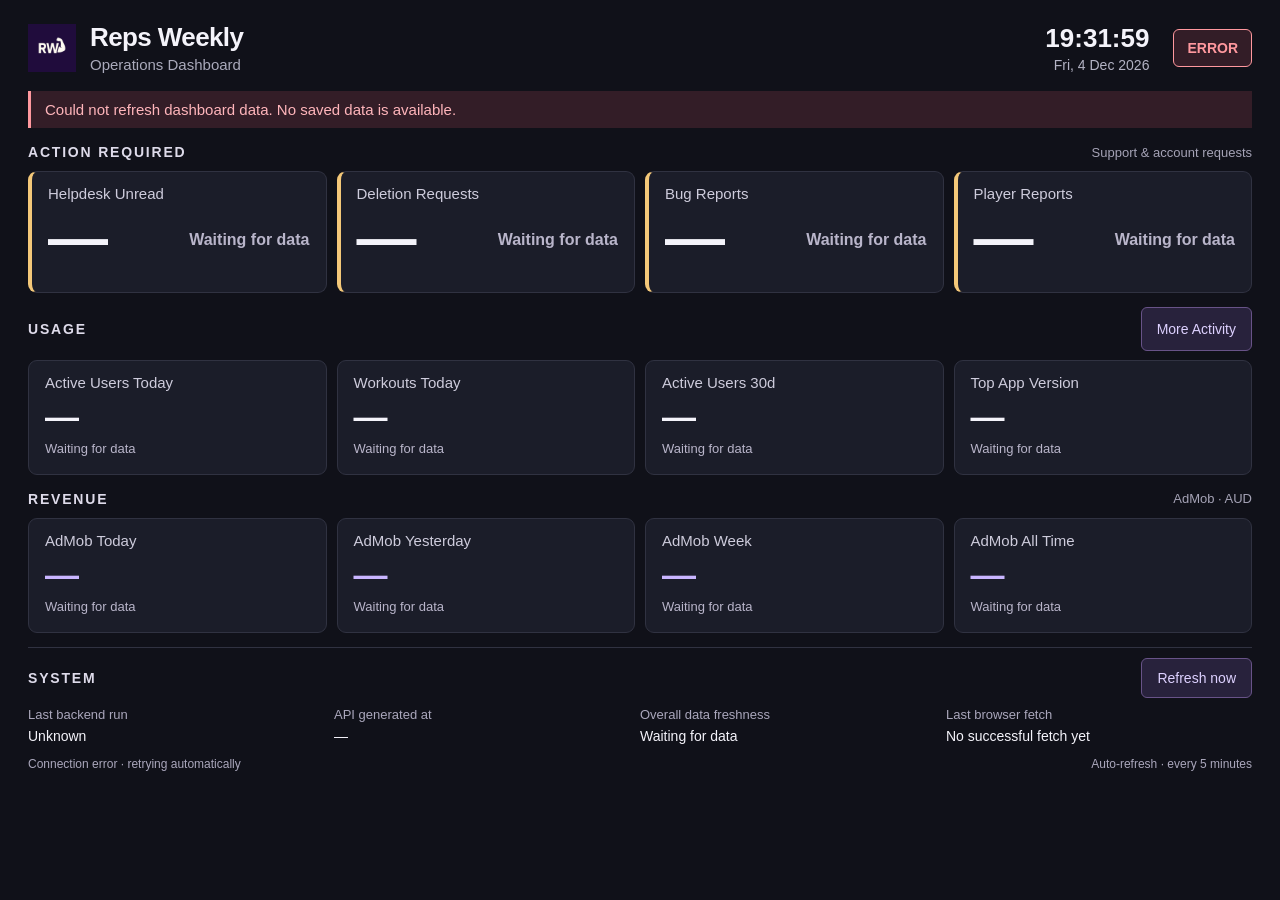
<file: index.html>
<!doctype html>
<html lang="en-AU">
<head>
  <meta charset="utf-8">
  <meta name="viewport" content="width=device-width, initial-scale=1">
  <meta name="theme-color" content="#101119">
  <meta name="description" content="Reps Weekly operations, usage and revenue at a glance.">
  <title>Reps Weekly · Operations Dashboard</title>
  <link rel="stylesheet" href="styles.css">
  <script src="app.js" defer></script>
</head>
<body>
  <main id="dashboard"><div id="dashboard-content">
    <header>
      <div class="brand"><img class="brand-logo" src="icon_Merged-512.png" alt="Reps Weekly logo" width="48" height="48"><div><h1>Reps Weekly</h1><p>Operations Dashboard</p></div></div>
      <div class="header-right"><div class="clock"><time id="clock">—</time><div id="date">Local device time</div></div><span id="health" class="badge warning" role="status">CONNECTING</span></div>
    </header>
    <div id="banner" class="banner" role="status">Connecting to dashboard data…</div>
    <section aria-labelledby="action-heading"><div class="section-heading"><h2 id="action-heading">Action required</h2><span>Support &amp; account requests</span></div><div id="actions" class="row actions"></div></section>
    <section aria-labelledby="usage-heading"><div class="section-heading"><h2 id="usage-heading">Usage</h2><button id="more-activity" type="button" aria-haspopup="dialog" aria-controls="activity-dialog" aria-expanded="false">More Activity</button></div><div id="usage" class="row usage"></div></section>
    <section aria-labelledby="revenue-heading"><div class="section-heading"><h2 id="revenue-heading">Revenue</h2><span>AdMob · AUD</span></div><div id="revenue" class="row revenue"></div></section>
    <section class="system" aria-labelledby="system-heading"><div class="section-heading"><h2 id="system-heading">System</h2><button id="refresh" type="button">Refresh now</button></div><div class="system-grid"><div><span>Last backend run</span><strong id="backend">—</strong></div><div><span>API generated at</span><strong id="generated">—</strong></div><div><span>Overall data freshness</span><strong id="freshness">Waiting for data</strong></div><div><span>Last browser fetch</span><strong id="last-fetch">—</strong></div></div><div class="system-footer"><span id="connection">Connecting…</span><span id="auto-refresh">Auto-refresh · every 5 minutes</span></div></section>
    <noscript><p class="banner">Enable JavaScript to load the dashboard.</p></noscript>
  </div></main>
  <div id="activity-overlay" class="activity-overlay" hidden>
    <div id="activity-dialog" class="activity-dialog" role="dialog" aria-modal="true" aria-labelledby="activity-title" tabindex="-1">
      <div class="activity-header"><h2 id="activity-title">More Activity</h2><button id="close-activity" type="button">Close</button></div>
      <div class="activity-body">
        <p class="activity-help">First opens count the first app open after install/reinstall, not account registrations.</p>
        <section aria-labelledby="general-usage-heading"><h3 id="general-usage-heading">General Usage</h3><div id="activity-general" class="row activity-metrics"></div></section>
        <section aria-labelledby="timer-heading"><h3 id="timer-heading">Interval Timer</h3><div id="activity-timer" class="row activity-metrics"></div></section>
        <section aria-labelledby="teams-heading"><h3 id="teams-heading">Teams</h3><div id="activity-teams" class="row activity-metrics"></div></section>
        <section aria-labelledby="app-health-heading"><h3 id="app-health-heading">App Health</h3><div id="activity-health" class="row activity-metrics"></div></section>
        <section aria-labelledby="platform-heading"><h3 id="platform-heading">Platform</h3><div id="activity-platform" class="row activity-metrics"></div></section>
      </div>
    </div>
  </div>
</body>
</html>
</file>
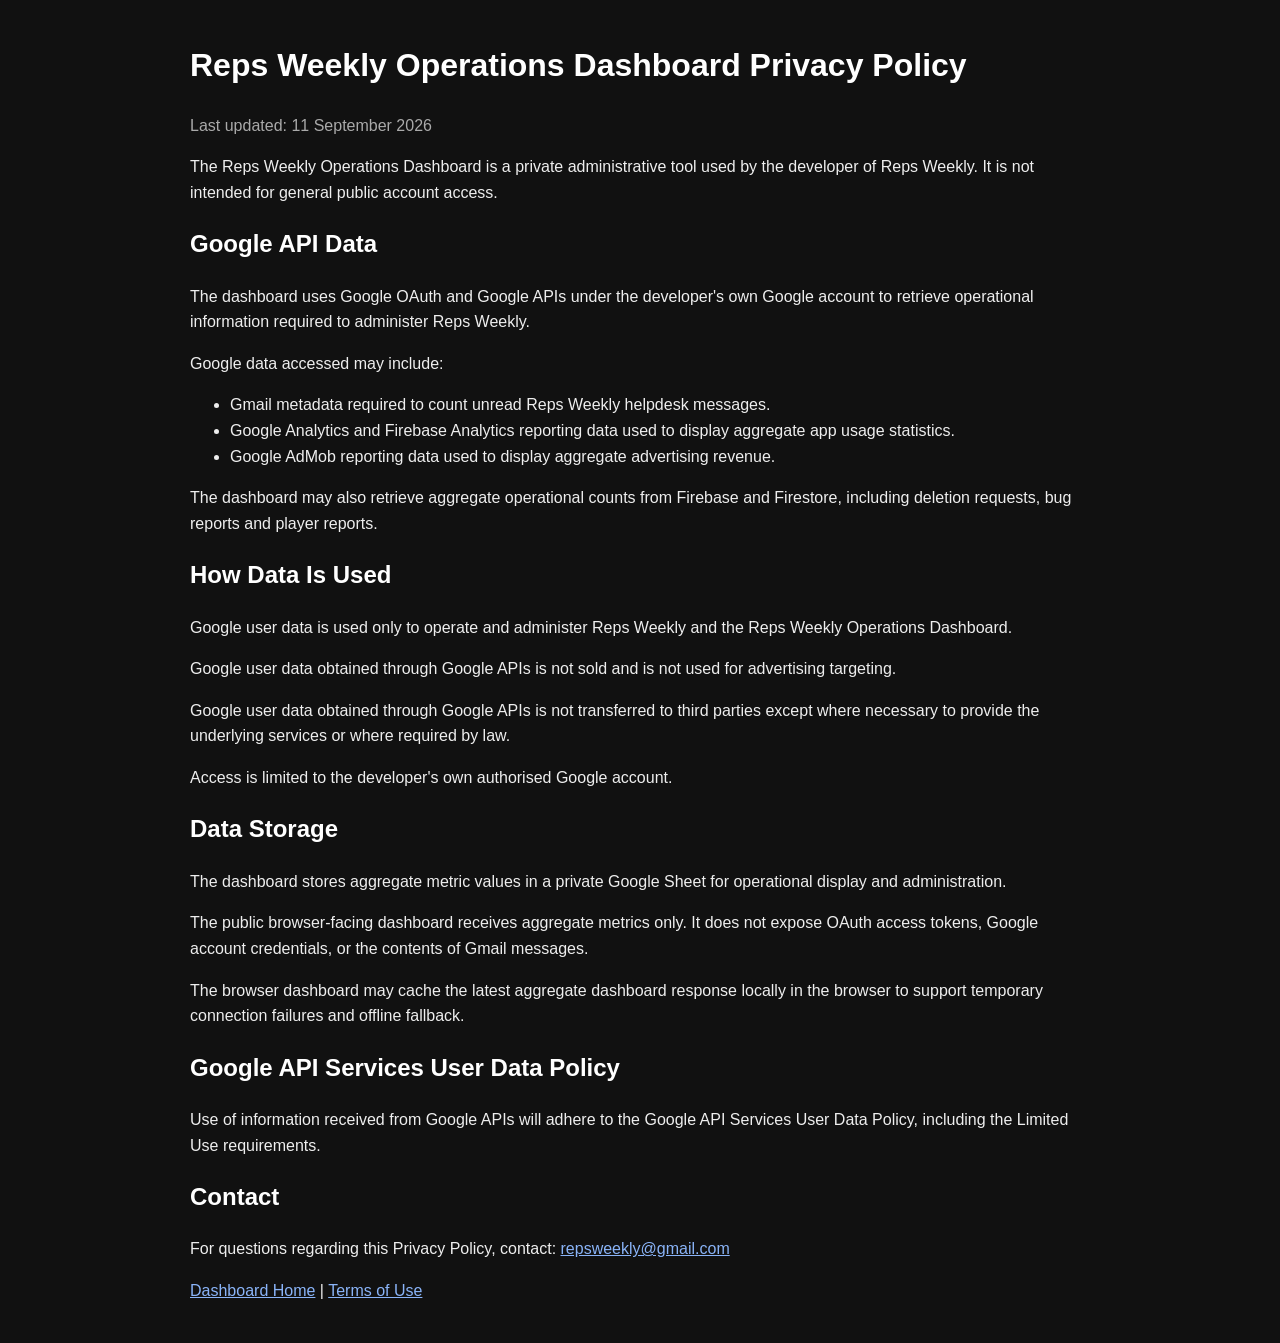
<file: privacy.html>
<!DOCTYPE html>
<html lang="en">
<head>
  <meta charset="UTF-8">
  <meta name="viewport" content="width=device-width, initial-scale=1.0">
  <title>Reps Weekly Operations Dashboard Privacy Policy</title>
  <style>
    body {
      font-family: Arial, sans-serif;
      max-width: 900px;
      margin: 40px auto;
      padding: 0 20px;
      line-height: 1.6;
      background: #111;
      color: #eee;
    }

    h1, h2 {
      color: #fff;
    }

    a {
      color: #8ab4f8;
    }

    .muted {
      color: #aaa;
    }
  </style>
</head>
<body>

  <h1>Reps Weekly Operations Dashboard Privacy Policy</h1>

  <p class="muted">Last updated: 11 September 2026</p>

  <p>
    The Reps Weekly Operations Dashboard is a private administrative tool used
    by the developer of Reps Weekly. It is not intended for general public
    account access.
  </p>

  <h2>Google API Data</h2>

  <p>
    The dashboard uses Google OAuth and Google APIs under the developer's own
    Google account to retrieve operational information required to administer
    Reps Weekly.
  </p>

  <p>Google data accessed may include:</p>

  <ul>
    <li>
      Gmail metadata required to count unread Reps Weekly helpdesk messages.
    </li>
    <li>
      Google Analytics and Firebase Analytics reporting data used to display
      aggregate app usage statistics.
    </li>
    <li>
      Google AdMob reporting data used to display aggregate advertising revenue.
    </li>
  </ul>

  <p>
    The dashboard may also retrieve aggregate operational counts from Firebase
    and Firestore, including deletion requests, bug reports and player reports.
  </p>

  <h2>How Data Is Used</h2>

  <p>
    Google user data is used only to operate and administer Reps Weekly and the
    Reps Weekly Operations Dashboard.
  </p>

  <p>
    Google user data obtained through Google APIs is not sold and is not used
    for advertising targeting.
  </p>

  <p>
    Google user data obtained through Google APIs is not transferred to third
    parties except where necessary to provide the underlying services or where
    required by law.
  </p>

  <p>
    Access is limited to the developer's own authorised Google account.
  </p>

  <h2>Data Storage</h2>

  <p>
    The dashboard stores aggregate metric values in a private Google Sheet for
    operational display and administration.
  </p>

  <p>
    The public browser-facing dashboard receives aggregate metrics only. It
    does not expose OAuth access tokens, Google account credentials, or the
    contents of Gmail messages.
  </p>

  <p>
    The browser dashboard may cache the latest aggregate dashboard response
    locally in the browser to support temporary connection failures and offline
    fallback.
  </p>

  <h2>Google API Services User Data Policy</h2>

  <p>
    Use of information received from Google APIs will adhere to the
    Google API Services User Data Policy, including the Limited Use
    requirements.
  </p>

  <h2>Contact</h2>

  <p>
    For questions regarding this Privacy Policy, contact:
    <a href="mailto:repsweekly@gmail.com">repsweekly@gmail.com</a>
  </p>

  <p>
    <a href="index.html">Dashboard Home</a> |
    <a href="terms.html">Terms of Use</a>
  </p>

</body>
</html>
</file>
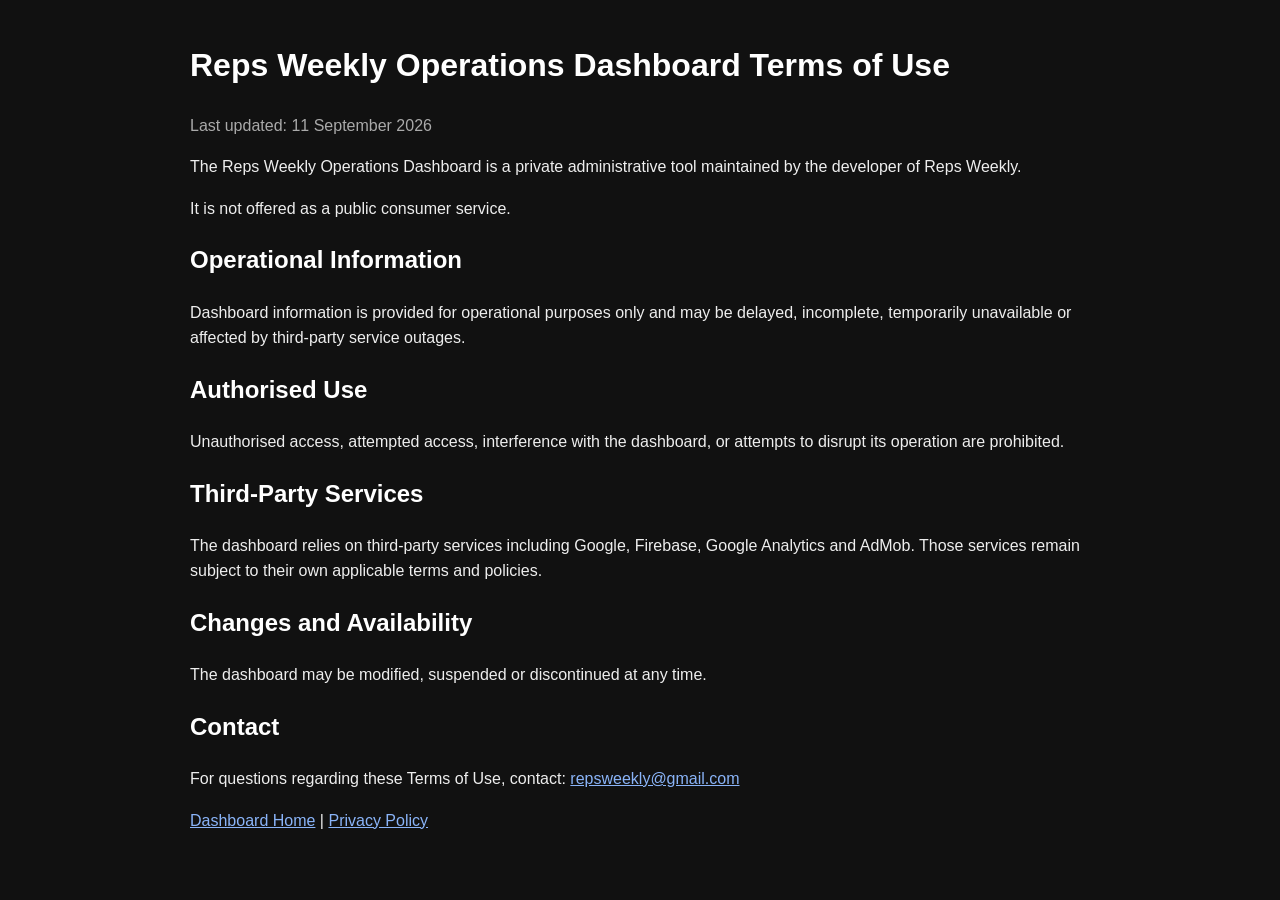
<file: terms.html>
<!DOCTYPE html>
<html lang="en">
<head>
  <meta charset="UTF-8">
  <meta name="viewport" content="width=device-width, initial-scale=1.0">
  <title>Reps Weekly Operations Dashboard Terms of Use</title>
  <style>
    body {
      font-family: Arial, sans-serif;
      max-width: 900px;
      margin: 40px auto;
      padding: 0 20px;
      line-height: 1.6;
      background: #111;
      color: #eee;
    }

    h1, h2 {
      color: #fff;
    }

    a {
      color: #8ab4f8;
    }

    .muted {
      color: #aaa;
    }
  </style>
</head>
<body>

  <h1>Reps Weekly Operations Dashboard Terms of Use</h1>

  <p class="muted">Last updated: 11 September 2026</p>

  <p>
    The Reps Weekly Operations Dashboard is a private administrative tool
    maintained by the developer of Reps Weekly.
  </p>

  <p>
    It is not offered as a public consumer service.
  </p>

  <h2>Operational Information</h2>

  <p>
    Dashboard information is provided for operational purposes only and may be
    delayed, incomplete, temporarily unavailable or affected by third-party
    service outages.
  </p>

  <h2>Authorised Use</h2>

  <p>
    Unauthorised access, attempted access, interference with the dashboard, or
    attempts to disrupt its operation are prohibited.
  </p>

  <h2>Third-Party Services</h2>

  <p>
    The dashboard relies on third-party services including Google, Firebase,
    Google Analytics and AdMob. Those services remain subject to their own
    applicable terms and policies.
  </p>

  <h2>Changes and Availability</h2>

  <p>
    The dashboard may be modified, suspended or discontinued at any time.
  </p>

  <h2>Contact</h2>

  <p>
    For questions regarding these Terms of Use, contact:
    <a href="mailto:repsweekly@gmail.com">repsweekly@gmail.com</a>
  </p>

  <p>
    <a href="index.html">Dashboard Home</a> |
    <a href="privacy.html">Privacy Policy</a>
  </p>

</body>
</html>
</file>
<file: styles.css>
* { box-sizing: border-box; }
html { background: #101119; color: #f4f3fa; font-family: -apple-system, BlinkMacSystemFont, "Segoe UI", Arial, sans-serif; }
body { margin: 0; }
main { max-width: 1500px; margin: 0 auto; padding: 22px 28px 18px; }
header, .brand, .header-right, .section-heading, .system-footer { display: flex; align-items: center; justify-content: space-between; }
header { margin-bottom: 18px; }
.brand { justify-content: flex-start; }
.brand-logo { display: block; width: 48px; height: 48px; object-fit: contain; flex: 0 0 48px; margin-right: 14px; }
h1 { font-size: 26px; margin: 0 0 3px; letter-spacing: -.6px; }
p { margin: 0; color: #aaaabb; font-size: 15px; }
.clock { text-align: right; margin-right: 24px; }
#clock { font-size: 26px; font-weight: 600; font-variant-numeric: tabular-nums; }
#date { font-size: 14px; color: #b3b3c4; margin-top: 3px; }
.badge { display: inline-block; padding: 10px 13px; border: 1px solid; border-radius: 6px; font-size: 14px; font-weight: 700; white-space: nowrap; }
.healthy { color: #80e1b0; background: #142b25; }
.warning { color: #f4c879; background: #30271b; }
.error, .action { color: #ff989e; background: #331d27; }
.banner { border-left: 3px solid #f4c879; background: #30271b; color: #f4d79e; padding: 10px 14px; margin-bottom: 14px; font-size: 15px; }
.banner.critical { border-color: #ff989e; background: #331d27; color: #ffb5bb; }
[hidden] { display: none !important; }
section { margin-bottom: 14px; }
.section-heading { margin-bottom: 9px; min-height: 20px; }
h2 { font-size: 14px; text-transform: uppercase; letter-spacing: 1.8px; margin: 0; color: #dedbea; }
.section-heading > span { font-size: 13px; color: #a5a3b6; }
.row { display: flex; flex-wrap: wrap; margin: -5px; }
.card { min-width: 0; margin: 5px; padding: 13px 16px; background: #1b1d29; border: 1px solid #303241; border-radius: 9px; position: relative; }
.actions .card { width: calc(25% - 10px); border-left: 4px solid #f4c879; }
.usage .card, .revenue .card { width: calc(25% - 10px); }
.card h3 { margin: 0; font-size: 15px; font-weight: 500; color: #ceccdc; }
.value { font-size: 34px; font-weight: 700; line-height: 1.2; letter-spacing: -1px; margin-top: 5px; overflow-wrap: break-word; word-wrap: break-word; font-variant-numeric: tabular-nums; }
.actions .value { font-size: 60px; margin-top: 0; }
.action-summary { display: flex; align-items: center; justify-content: space-between; }
.status { font-size: 13px; color: #b9b5ca; margin-top: 4px; }
.actions .status { font-size: 16px; font-weight: 600; }
.meta { color: #aaa7bc; font-size: 12px; line-height: 1.45; margin-top: 5px; }
.card.is-healthy { border-left-color: #80e1b0; }
.card.is-action { border-left-color: #ff858f; background: #251e2a; }
.card.is-error, .card.is-critical { border-color: #bd6874; }
.card.is-warning { border-color: #ad894b; }
.is-healthy .status { color: #80e1b0; }
.is-action .value, .is-action .status, .is-error .status, .is-critical .status { color: #ff989e; }
.is-warning .status { color: #f4c879; }
.revenue .value { color: #c9b5ff; }
.system { border-top: 1px solid #303241; padding-top: 10px; margin-bottom: 0; }
button { font: inherit; font-size: 14px; padding: 9px 15px; min-height: 40px; color: #ddd1ff; background: #28223c; border: 1px solid #685388; border-radius: 6px; cursor: pointer; }
button:focus { outline: 2px solid #c5adff; outline-offset: 3px; }
button:disabled { opacity: .6; cursor: wait; }
.system-grid { display: flex; flex-wrap: wrap; }
.system-grid > div { width: 25%; padding: 0 12px 8px 0; min-width: 0; }
.system-grid span { display: block; font-size: 13px; color: #aaa7bc; margin-bottom: 5px; }
.system-grid strong { font-size: 14px; font-weight: 500; overflow-wrap: break-word; }
.system-footer { font-size: 12px; color: #aaa7bc; margin-top: 4px; }
@media (max-width: 1050px) { main { padding: 18px; } .clock { margin-right: 15px; } .card { padding: 11px 13px; } }
@media (max-width: 900px) { .actions .card { width: calc(50% - 10px); } }
@media (max-width: 700px) { main { padding: 16px; } header { flex-wrap: wrap; } .header-right { width: 100%; margin-top: 18px; } .clock { text-align: left; } .usage .card, .revenue .card { width: calc(50% - 10px); } .system-grid > div { width: 50%; } .action-summary { display: block; } .section-heading > span { display: none; } .system-footer { align-items: flex-start; flex-direction: column; } .system-footer span { margin-bottom: 6px; } }
@media (max-width: 380px) { .actions .card { width: calc(100% - 10px); } .badge { font-size: 12px; padding: 9px; } #clock { font-size: 22px; } }

/* Move only content inside the existing main padding; the modal stays viewport-fixed. */
#dashboard-content { transform: translate(0, 0); }
.metric-help { color: #ceccdc; font-size: 12px; line-height: 1.4; margin-top: 4px; }
.activity-open { overflow: hidden; }
.activity-overlay { position: fixed; top: 0; right: 0; bottom: 0; left: 0; z-index: 10; background: rgba(8, 9, 15, .82); padding: 20px; display: flex; align-items: center; justify-content: center; }
.activity-dialog { width: 900px; max-width: 100%; max-height: 100%; display: flex; flex-direction: column; background: #101119; border: 1px solid #685388; border-radius: 10px; overflow: hidden; }
.activity-header { display: flex; justify-content: space-between; align-items: center; padding: 14px 20px; border-bottom: 1px solid #303241; flex-shrink: 0; }
.activity-header button, #more-activity { min-height: 44px; }
.activity-body { overflow-y: auto; min-height: 0; padding: 18px 20px; -webkit-overflow-scrolling: touch; }
.activity-help { margin-bottom: 20px; line-height: 1.5; }
.activity-body section > h3 { font-size: 17px; margin: 0 0 10px; color: #dedbea; }
.activity-body section { margin-bottom: 22px; }
.activity-metrics .card { width: calc(50% - 10px); }
.activity-metrics .status { font-size: 14px; }
@media (max-width: 450px) { .activity-overlay { padding: 10px; } .activity-body, .activity-header { padding: 14px; } .activity-metrics .card { width: calc(100% - 10px); } }

/* Preserve readable values while fitting the always-on landscape display. */
@media (min-width: 701px) and (max-height: 850px) {
  main { padding-top: 16px; padding-bottom: 12px; }
  #dashboard-content > header { margin-bottom: 14px; }
  #dashboard-content > section > .section-heading { margin-bottom: 7px; }
  #dashboard-content > section { margin-bottom: 10px; }
  #dashboard-content > .system { margin-bottom: 0; }
  #dashboard-content .card { padding: 10px 14px; }
  .metric-summary { display: flex; align-items: center; justify-content: space-between; }
  .metric-summary .value { margin-right: 10px; }
  .metric-details { min-width: 0; text-align: right; }
  .metric-details .meta { margin-top: 3px; }
}
</file>
